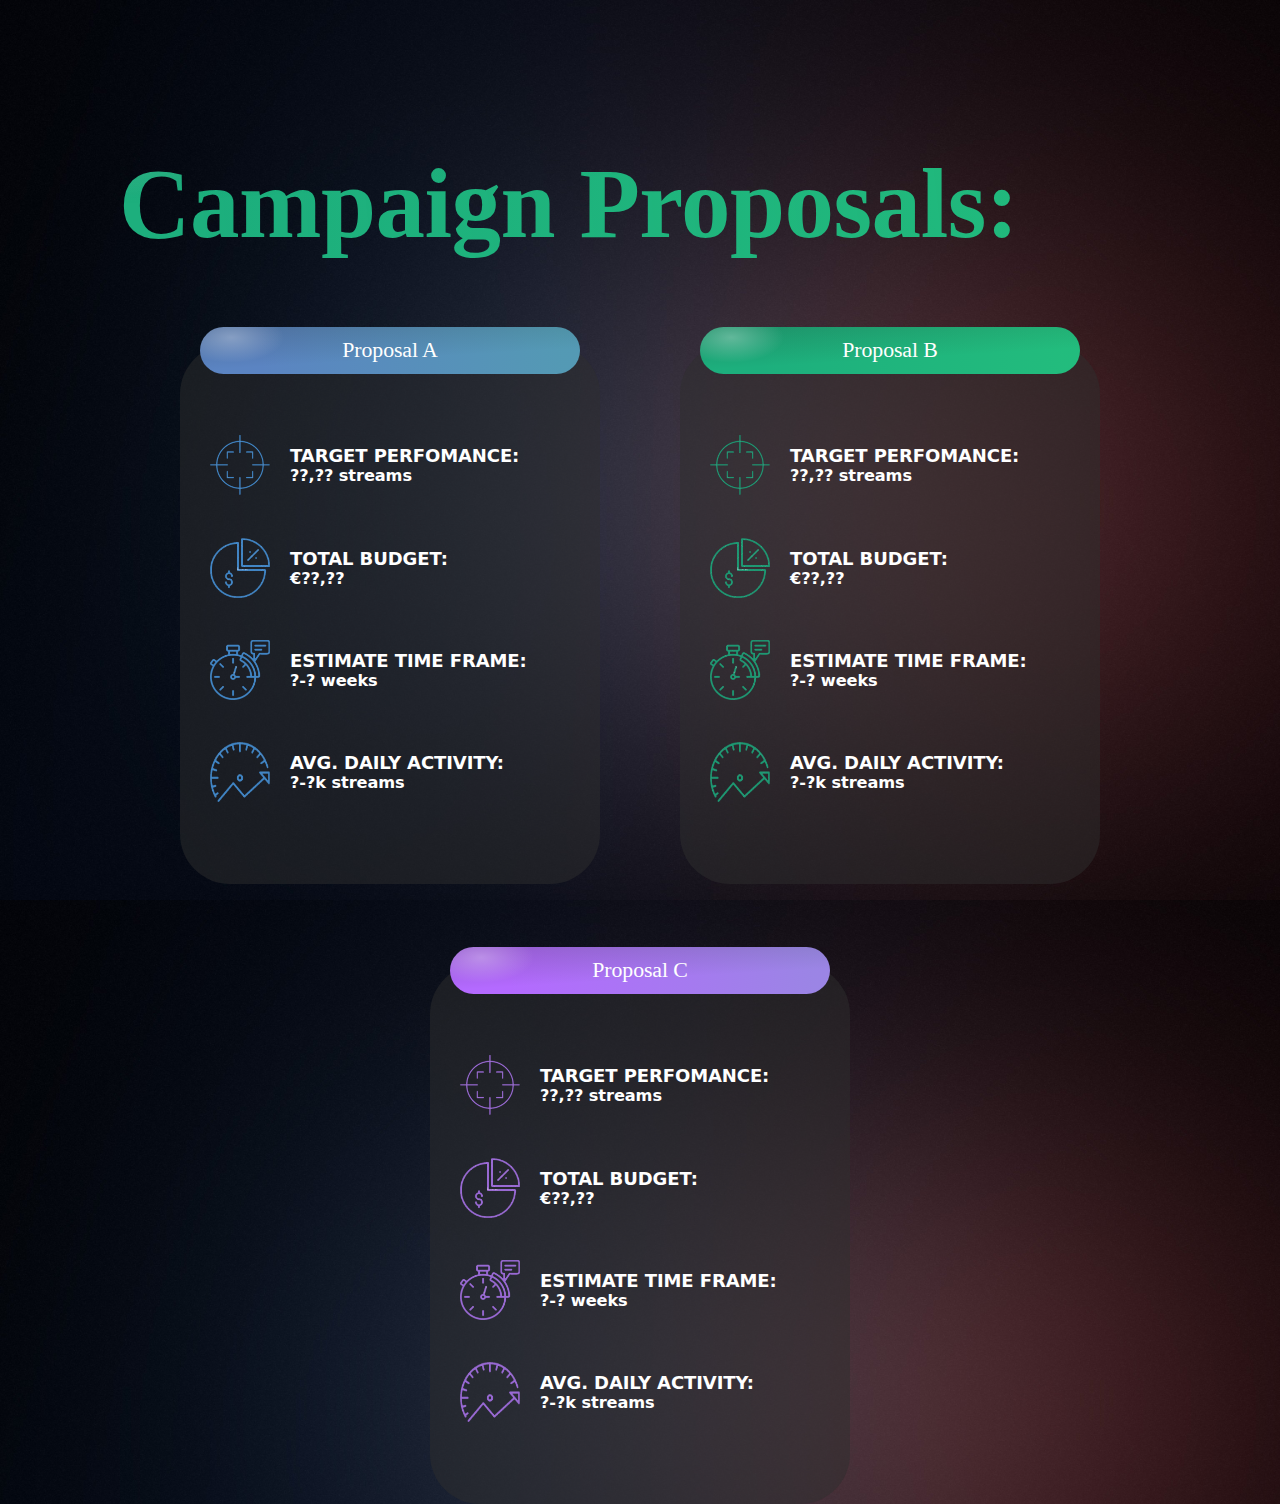
<file: Page4/page4.html>
<!DOCTYPE html>
<html lang="en">
<head>
	<link rel="stylesheet" href="style.css">
	<meta charset="UTF-8">
	<meta name="viewport" content="width=device-width, initial-scale=1.0">
</head>
<body>
	<div class="title">Campaign Proposals:</div>

	<div class="container">

		<div class="proposal_a">
			<div class="label proposal-a-label">Proposal A</div>

			<div class="proposal-container">

				<div class="items-container">
					<img src="Assets/item1.png" alt="" height="60px" width="60px">
					<p>
						<span class="text">target perfomance:</span><br>
						??,?? streams
					</p>
				</div>

				<div class="items-container">
					<img src="Assets/item2.png" alt="" height="60px" width="60px">
					<p>
						<span class="text">total budget:</span><br>
						€??,??
					</p>
				</div>

				<div class="items-container">
					<img src="Assets/item3.png" alt="" height="60px" width="60px">
					<p>
						<span class="text">estimate time frame:</span><br>
						?-? weeks
					</p>
				</div>

				<div class="items-container">
					<img src="Assets/item4.png" alt="" height="60px" width="60px">
					<p>
						<span class="text">avg. daily activity:</span><br>
						?-?k streams
					</p>
				</div>

			</div>
		</div>


		<div class="proposal_b">
			<div class="label proposal-b-label">Proposal B</div>

			<div class="proposal-container">

				<div class="items-container">
					<img src="Assets/item1.png" alt="" height="60px" width="60px" class="prop-b-img">
					<p>
						<span class="text">target perfomance:</span><br>
						??,?? streams
					</p>
				</div>

				<div class="items-container">
					<img src="Assets/item2.png" alt="" height="60px" width="60px" class="prop-b-img">
					<p>
						<span class="text">total budget:</span><br>
						€??,??
					</p>
				</div>

				<div class="items-container">
					<img src="Assets/item3.png" alt="" height="60px" width="60px" class="prop-b-img">
					<p>
						<span class="text">estimate time frame:</span><br>
						?-? weeks
					</p>
				</div>

				<div class="items-container">
					<img src="Assets/item4.png" alt="" height="60px" width="60px" class="prop-b-img">
					<p>
						<span class="text">avg. daily activity:</span><br>
						?-?k streams
					</p>
				</div>
				
			</div>
		</div>
		<div class="proposal_c">
			<div class="label proposal-c-label">Proposal C</div>

			<div class="proposal-container">

				<div class="items-container">
					<img src="Assets/item1.png" alt="" height="60px" width="60px" class="prop-c-img">
					<p>
						<span class="text">target perfomance:</span><br>
						??,?? streams
					</p>
				</div>

				<div class="items-container">
					<img src="Assets/item2.png" alt="" height="60px" width="60px" class="prop-c-img">
					<p>
						<span class="text">total budget:</span><br>
						€??,??
					</p>
				</div>

				<div class="items-container">
					<img src="Assets/item3.png" alt="" height="60px" width="60px" class="prop-c-img">
					<p>
						<span class="text">estimate time frame:</span><br>
						?-? weeks
					</p>
				</div>

				<div class="items-container">
					<img src="Assets/item4.png" alt="" height="60px" width="60px" class="prop-c-img">
					<p>
						<span class="text">avg. daily activity:</span><br>
						?-?k streams
					</p>
				</div>
				
			</div>
		</div>
	</div>
	
</body>
</html>
</file>
<file: Page4/style.css>
* {
    color: #fff;
    font-size: 16.1858px;
    font-weight: 600;
    font-family: Montserrat, system-ui, -apple-system, 'Segoe UI', Roboto, 'Helvetica Neue', Arial, 'Noto Sans',
    'Liberation Sans', sans-serif;
    letter-spacing: -0.005em;
}

body {
    background: url(Assets/TestBG.jpg);
    background-size: cover;
    height: 100vh;
    margin: 0;

    /*border: 3px solid green;
    padding-left: 108px;
    padding-right: 108px;
    padding-top: 100px;
    height: 1080px;
    width: 1920px;*/
}

.title {
    font-family: 'Montserrat';
    font-style: normal;
    font-weight: 600;
    font-size: 99px;
    line-height: 121px;
    align-items: flex-end;
    letter-spacing: -0.005em;
    display: block;
    background: radial-gradient(13.93% 53.85% at 8.21% 22.12%, rgba(255, 255, 255, 0.3) 0%, rgba(255, 255, 255, 0) 100%) /* warning: gradient uses a rotation that is not supported by CSS and may not behave as expected */, linear-gradient(263.32deg, rgba(56, 239, 125, 0.2) 5.36%, rgba(180, 106, 255, 0) 84.78%), linear-gradient(176.65deg, rgba(31, 31, 31, 0.2) 2.77%, rgba(31, 31, 31, 0) 62.73%), #1DAF7D;
    -webkit-background-clip: text;
    -webkit-text-fill-color: transparent;
    background-clip: text;
    text-fill-color: transparent;
    box-sizing: border-box;
    padding-left: 119px;
    padding-right: 108px;
    padding-top: 143px;
}

.label {
    display: block;
    color: white;
    font-family: 'Montserrat';
    font-style: normal;
    font-weight: 500;
    font-size: 21.84px;
    line-height: 27px;
    text-align: center;
    padding-bottom: 10px;
    letter-spacing: -0.005em;
    padding-top: 10px;
    background: radial-gradient(13.93% 53.85% at 8.21% 22.12%, rgba(255, 255, 255, 0.3) 0%, rgba(255, 255, 255, 0) 100%) /* warning: gradient uses a rotation that is not supported by CSS and may not behave as expected */, linear-gradient(263.32deg, rgba(56, 239, 125, 0.2) 5.36%, rgba(180, 106, 255, 0) 84.78%), linear-gradient(176.65deg, rgba(31, 31, 31, 0.2) 2.77%, rgba(31, 31, 31, 0) 62.73%), #1DAF7D;
    border-radius: 90.9999px;
}

.container {
    display: flex;
    flex-direction: row;
    justify-content: center;
    align-items: center;
    flex-wrap: wrap;
    gap: 80px;
    padding-top: 80px;
}

.proposal_a,
.proposal_b,
.proposal_c {
    height: 540px;
    width: 420px;
    background-color: #2e2d2d80;
    border-radius: 50px;
}

.proposal-a-label {
    background-color: #5b84c2;
}

.proposal-c-label {
    background-color: #b46aff;
}

.proposal-a-label {
    width: 380px;
    margin-top: -17px;
    margin-left: 20px;
}
.proposal-b-label {
    width: 380px;
    margin-top: -17px;
    margin-left: 20px;
}
.proposal-c-label {
    width: 380px;
    margin-top: -17px;
    margin-left: 20px;
}

.proposal-container {
    display: flex;
    flex-direction: column;
    padding-top: 25px;
    padding-left: 30px;
}   

.prop-b-img {
    filter: hue-rotate(-57deg);
}

.prop-c-img {
    filter: hue-rotate(57deg);
}

.items-container {
    display: flex;
    flex-direction: row;
    align-items: center;
    gap: 20px;
    padding-top: 30px;
}

.text {
    text-transform: uppercase;
    font-size: 18px;
}
</file>
